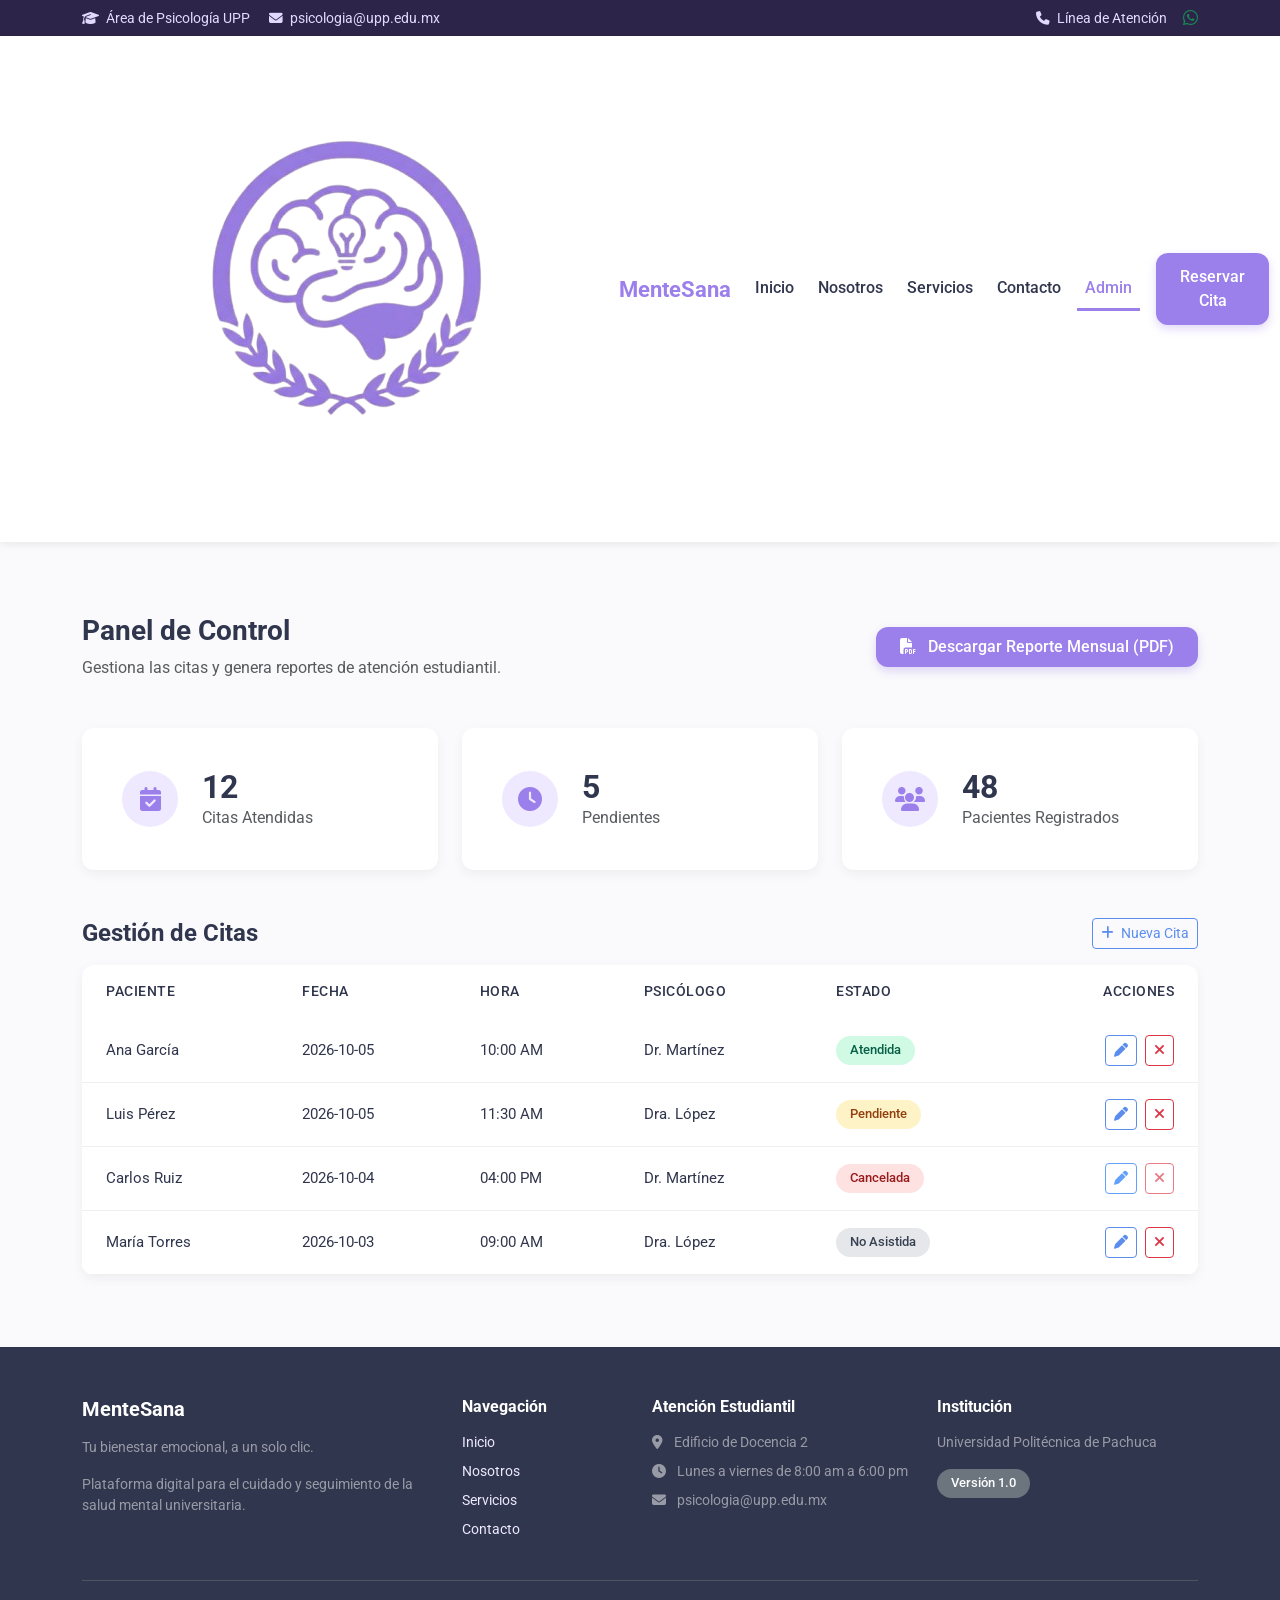
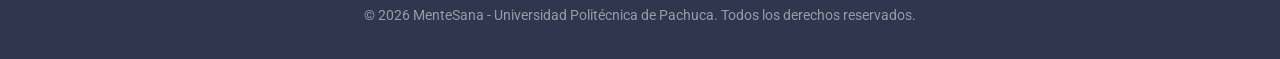
<file: admin.html>
<!DOCTYPE html>
<html lang="es">
<head>
    <meta charset="UTF-8">
    <meta name="viewport" content="width=device-width, initial-scale=1.0">
    <title>Panel Administrativo - MenteSana</title>

    <!-- Favicon de la App Web -->
    <link rel="icon" type="image/jpeg" href="img/logo-mentesana.jpeg">

    <!-- Bootstrap 5 CSS -->
    <link href="https://cdn.jsdelivr.net/npm/bootstrap@5.3.3/dist/css/bootstrap.min.css" rel="stylesheet">
    <!-- FontAwesome para Iconos -->
    <link rel="stylesheet" href="https://cdnjs.cloudflare.com/ajax/libs/font-awesome/6.5.1/css/all.min.css">
    <!-- Google Fonts (Roboto) -->
    <link href="https://fonts.googleapis.com/css2?family=Roboto:wght@300;400;500;700&display=swap" rel="stylesheet">
    
    <!-- Estilos Propios Globales -->
    <link rel="stylesheet" href="css/estilos.css">
    
    <!-- Estilos específicos del Panel Administrativo -->
    <link rel="stylesheet" href="css/admin.css">
</head>
<body class="d-flex flex-column min-vh-100">

    <!-- ================= TOP BAR  ================= -->
    <div class="top-bar py-2">
        <div class="container d-flex justify-content-between align-items-center flex-wrap gap-2">
            <div>
                <span class="me-3"><i class="fa-solid fa-graduation-cap me-1"></i> Área de Psicología UPP</span>
                <span><i class="fa-solid fa-envelope me-1"></i> psicologia@upp.edu.mx</span>
            </div>
            <div class="d-flex align-items-center gap-3">
                <a href="contacto.html"><i class="fa-solid fa-phone me-1"></i> Línea de Atención</a>
                <a href="https://wa.me/" target="_blank" class="text-success"><i class="fa-brands fa-whatsapp fa-lg"></i></a>
            </div>
        </div>
    </div>

    <!-- ================= NAVBAR  ================= -->
    <nav class="navbar navbar-expand-lg navbar-mentesana sticky-top">
        <div class="container">
            <a class="navbar-brand d-flex align-items-center gap-2" href="index.html">
                <img src="img/logo-mentesana.jpeg" alt="Logo MenteSana" class="logo-nav">
                <span>Mente<span style="color: var(--morado-principal);">Sana</span></span>
            </a>
            <button class="navbar-toggler border-0" type="button" data-bs-toggle="collapse" data-bs-target="#navbarNav">
                <span class="navbar-toggler-icon"></span>
            </button>
            <div class="collapse navbar-collapse" id="navbarNav">
                <ul class="navbar-nav ms-auto gap-2">
                    <li class="nav-item"><a class="nav-link" href="index.html">Inicio</a></li>
                    <li class="nav-item"><a class="nav-link" href="nosotros.html">Nosotros</a></li>
                    <li class="nav-item"><a class="nav-link" href="servicios.html">Servicios</a></li>
                    <li class="nav-item"><a class="nav-link" href="contacto.html">Contacto</a></li>
                    <li class="nav-item"><a class="nav-link active" href="admin.html">Admin</a></li>
                </ul>
                <a href="Formularios.html" class="btn btn-morado ms-lg-3 mt-2 mt-lg-0 px-4">Reservar Cita</a>
            </div>
        </div>
    </nav>

    <!-- ================= CONTENIDO PRINCIPAL ================= -->
    <main class="container my-5 py-4">
        
        <!-- Encabezado del Panel -->
        <div class="d-flex justify-content-between align-items-center mb-5 flex-wrap gap-3">
            <div>
                <h1 class="fw-bold mb-2" style="color: var(--texto-principal); font-size: 28px;">Panel de Control</h1>
                <p class="text-muted mb-0">Gestiona las citas y genera reportes de atención estudiantil.</p>
            </div>
            <!-- RF-007: Botón de Reporte PDF -->
            <button class="btn btn-morado px-4 py-2">
                <i class="fa-solid fa-file-pdf me-2"></i> Descargar Reporte Mensual (PDF)
            </button>
        </div>

        <!-- ================= RF-007: TARJETAS DE MÉTRICAS ================= -->
        <div class="row g-4 mb-5">
            <div class="col-md-4">
                <div class="card card-metrica h-100 p-4 border-0">
                    <div class="card-body d-flex align-items-center">
                        <div class="icono-metrica me-4">
                            <i class="fa-solid fa-calendar-check"></i>
                        </div>
                        <div>
                            <h3 class="h2 fw-bold mb-0" style="color: var(--texto-principal);">12</h3>
                            <p class="text-muted mb-0">Citas Atendidas</p>
                        </div>
                    </div>
                </div>
            </div>
            <div class="col-md-4">
                <div class="card card-metrica h-100 p-4 border-0">
                    <div class="card-body d-flex align-items-center">
                        <div class="icono-metrica me-4">
                            <i class="fa-solid fa-clock"></i>
                        </div>
                        <div>
                            <h3 class="h2 fw-bold mb-0" style="color: var(--texto-principal);">5</h3>
                            <p class="text-muted mb-0">Pendientes</p>
                        </div>
                    </div>
                </div>
            </div>
            <div class="col-md-4">
                <div class="card card-metrica h-100 p-4 border-0">
                    <div class="card-body d-flex align-items-center">
                        <div class="icono-metrica me-4">
                            <i class="fa-solid fa-users"></i>
                        </div>
                        <div>
                            <h3 class="h2 fw-bold mb-0" style="color: var(--texto-principal);">48</h3>
                            <p class="text-muted mb-0">Pacientes Registrados</p>
                        </div>
                    </div>
                </div>
            </div>
        </div>

        <!-- ================= RF-010: TABLA DE GESTIÓN DE CITAS ================= -->
        <div class="d-flex justify-content-between align-items-center mb-3">
            <h2 class="h4 fw-bold mb-0" style="color: var(--texto-principal);">Gestión de Citas</h2>
            <button class="btn btn-outline-primary btn-sm">
                <i class="fa-solid fa-plus me-1"></i> Nueva Cita
            </button>
        </div>

        <div class="card card-tabla p-0 border-0 overflow-hidden">
            <div class="table-responsive">
                <table class="table table-hover mb-0 align-middle">
                    <thead style="background-color: var(--lavanda);">
                        <tr>
                            <th scope="col" class="py-3 px-4">Paciente</th>
                            <th scope="col" class="py-3 px-4">Fecha</th>
                            <th scope="col" class="py-3 px-4">Hora</th>
                            <th scope="col" class="py-3 px-4">Psicólogo</th>
                            <th scope="col" class="py-3 px-4">Estado</th>
                            <th scope="col" class="py-3 px-4 text-end">Acciones</th>
                        </tr>
                    </thead>
                    <tbody>
                        <tr>
                            <td class="py-3 px-4">Ana García</td>
                            <td class="py-3 px-4">2026-10-05</td>
                            <td class="py-3 px-4">10:00 AM</td>
                            <td class="py-3 px-4">Dr. Martínez</td>
                            <td class="py-3 px-4"><span class="badge badge-atendida">Atendida</span></td>
                            <td class="py-3 px-4 text-end">
                                <button class="btn btn-sm btn-outline-primary me-1"><i class="fa-solid fa-pen"></i></button>
                                <button class="btn btn-sm btn-outline-danger"><i class="fa-solid fa-xmark"></i></button>
                            </td>
                        </tr>
                        <tr>
                            <td class="py-3 px-4">Luis Pérez</td>
                            <td class="py-3 px-4">2026-10-05</td>
                            <td class="py-3 px-4">11:30 AM</td>
                            <td class="py-3 px-4">Dra. López</td>
                            <td class="py-3 px-4"><span class="badge badge-pendiente">Pendiente</span></td>
                            <td class="py-3 px-4 text-end">
                                <button class="btn btn-sm btn-outline-primary me-1"><i class="fa-solid fa-pen"></i></button>
                                <button class="btn btn-sm btn-outline-danger"><i class="fa-solid fa-xmark"></i></button>
                            </td>
                        </tr>
                        <tr>
                            <td class="py-3 px-4">Carlos Ruiz</td>
                            <td class="py-3 px-4">2026-10-04</td>
                            <td class="py-3 px-4">04:00 PM</td>
                            <td class="py-3 px-4">Dr. Martínez</td>
                            <td class="py-3 px-4"><span class="badge badge-cancelada">Cancelada</span></td>
                            <td class="py-3 px-4 text-end">
                                <button class="btn btn-sm btn-outline-primary me-1" disabled><i class="fa-solid fa-pen"></i></button>
                                <button class="btn btn-sm btn-outline-danger" disabled><i class="fa-solid fa-xmark"></i></button>
                            </td>
                        </tr>
                        <tr>
                            <td class="py-3 px-4">María Torres</td>
                            <td class="py-3 px-4">2026-10-03</td>
                            <td class="py-3 px-4">09:00 AM</td>
                            <td class="py-3 px-4">Dra. López</td>
                            <td class="py-3 px-4"><span class="badge badge-no-asistida">No Asistida</span></td>
                            <td class="py-3 px-4 text-end">
                                <button class="btn btn-sm btn-outline-primary me-1"><i class="fa-solid fa-pen"></i></button>
                                <button class="btn btn-sm btn-outline-danger"><i class="fa-solid fa-xmark"></i></button>
                            </td>
                        </tr>
                    </tbody>
                </table>
            </div>
        </div>

    </main>

    <!-- ================= FOOTER  ================= -->
    <footer class="footer-mentesana mt-auto">
        <div class="container">
            <div class="row g-4 mb-4 text-start">
                <div class="col-lg-4 col-md-6">
                    <h5 class="fw-bold mb-3 text-white">MenteSana</h5>
                    <p class="small text-white-50">Tu bienestar emocional, a un solo clic.</p>
                    <p class="small text-white-50">Plataforma digital para el cuidado y seguimiento de la salud mental universitaria.</p>
                </div>
                <div class="col-lg-2 col-md-6">
                    <h6 class="fw-bold mb-3 text-white">Navegación</h6>
                    <ul class="list-unstyled small">
                        <li class="mb-2"><a href="index.html">Inicio</a></li>
                        <li class="mb-2"><a href="nosotros.html">Nosotros</a></li>
                        <li class="mb-2"><a href="servicios.html">Servicios</a></li>
                        <li class="mb-2"><a href="contacto.html">Contacto</a></li>
                    </ul>
                </div>
                <div class="col-lg-3 col-md-6">
                    <h6 class="fw-bold mb-3 text-white">Atención Estudiantil</h6>
                    <p class="small text-white-50 mb-2"><i class="fa-solid fa-location-dot me-2"></i> Edificio de Docencia 2</p>
                    <p class="small text-white-50 mb-2"><i class="fa-solid fa-clock me-2"></i> Lunes a viernes de 8:00 am a 6:00 pm</p>
                    <p class="small text-white-50"><i class="fa-solid fa-envelope me-2"></i> psicologia@upp.edu.mx</p>
                </div>
                <div class="col-lg-3 col-md-6">
                    <h6 class="fw-bold mb-3 text-white">Institución</h6>
                    <p class="small text-white-50">Universidad Politécnica de Pachuca</p>
                    <span class="badge bg-secondary">Versión 1.0</span>
                </div>
            </div>
            <hr class="border-secondary opacity-50">
            <div class="text-center py-2">
                <p class="mb-0 small text-white-50">&copy; 2026 MenteSana - Universidad Politécnica de Pachuca. Todos los derechos reservados.</p>
            </div>
        </div>
    </footer>

    <!-- Bootstrap 5 JS Bundle -->
    <script src="https://cdn.jsdelivr.net/npm/bootstrap@5.3.3/dist/js/bootstrap.bundle.min.js"></script>
</body>
</html>
</file>
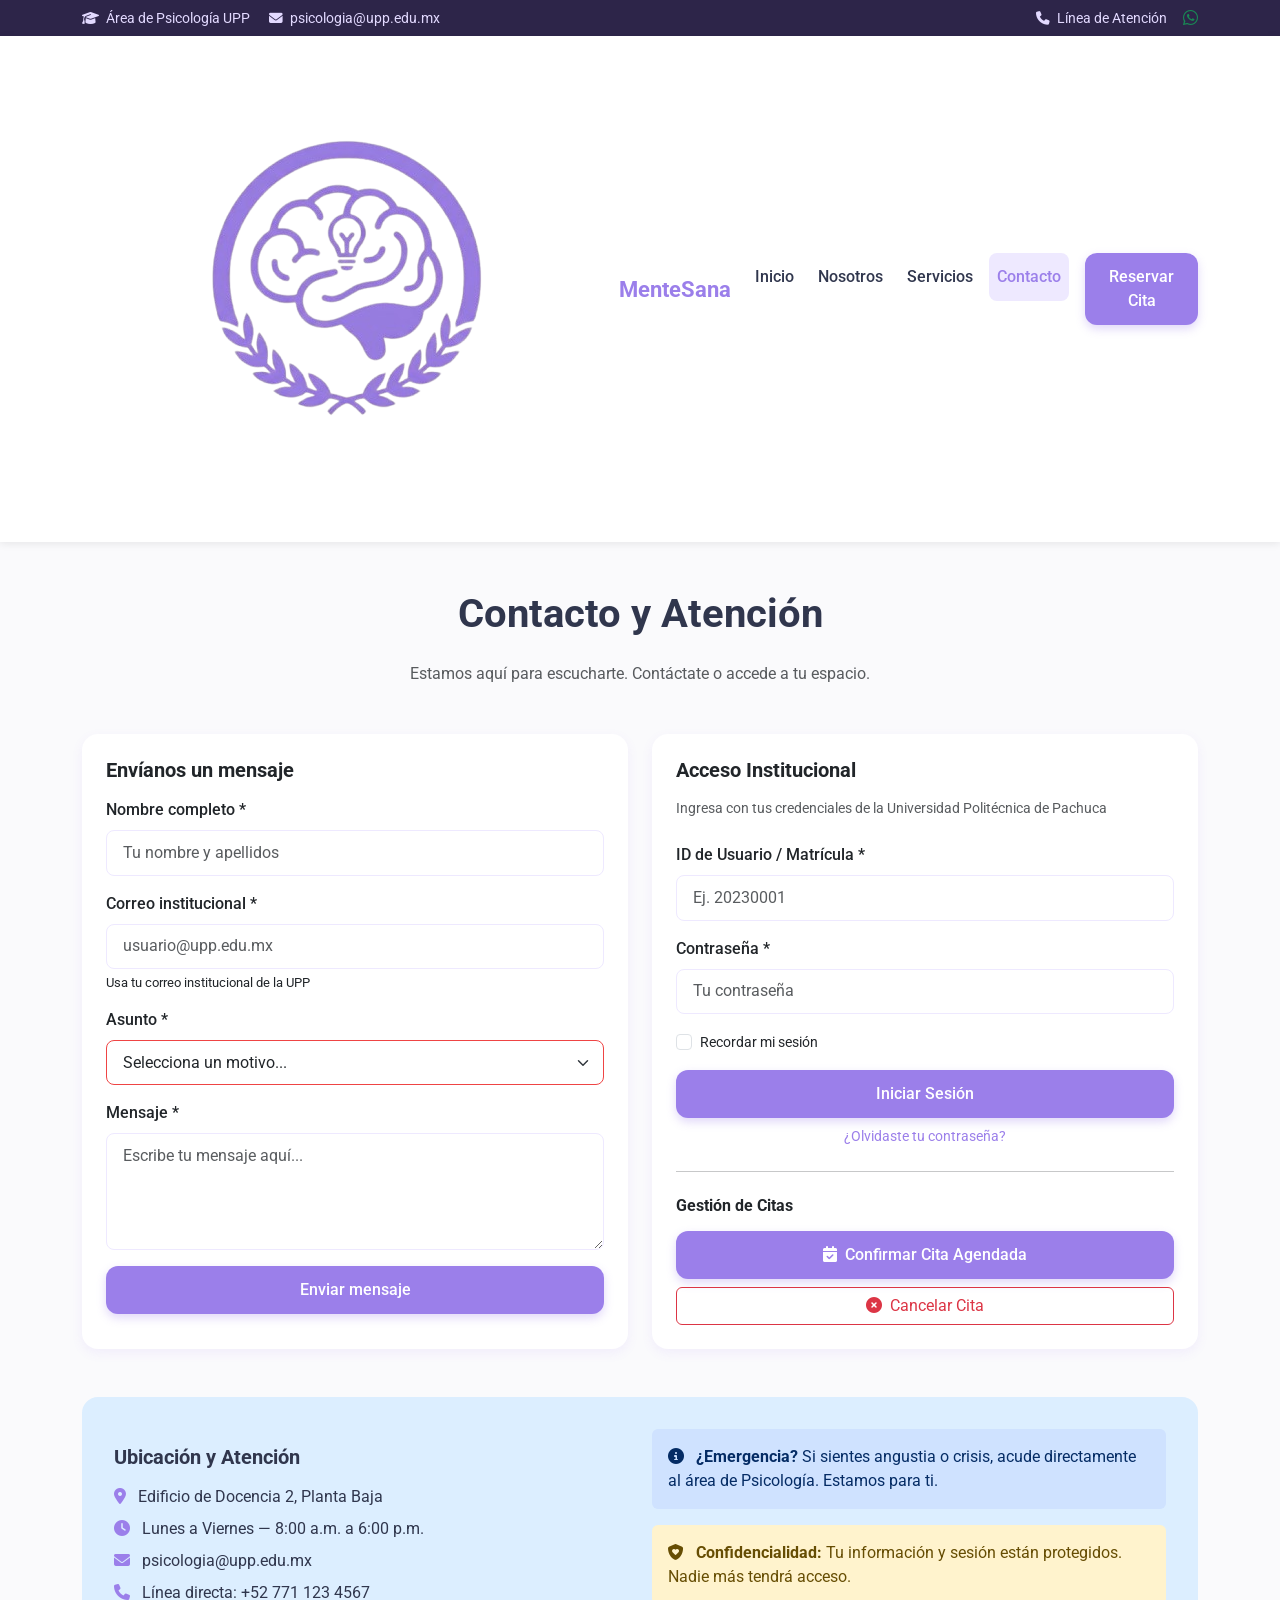
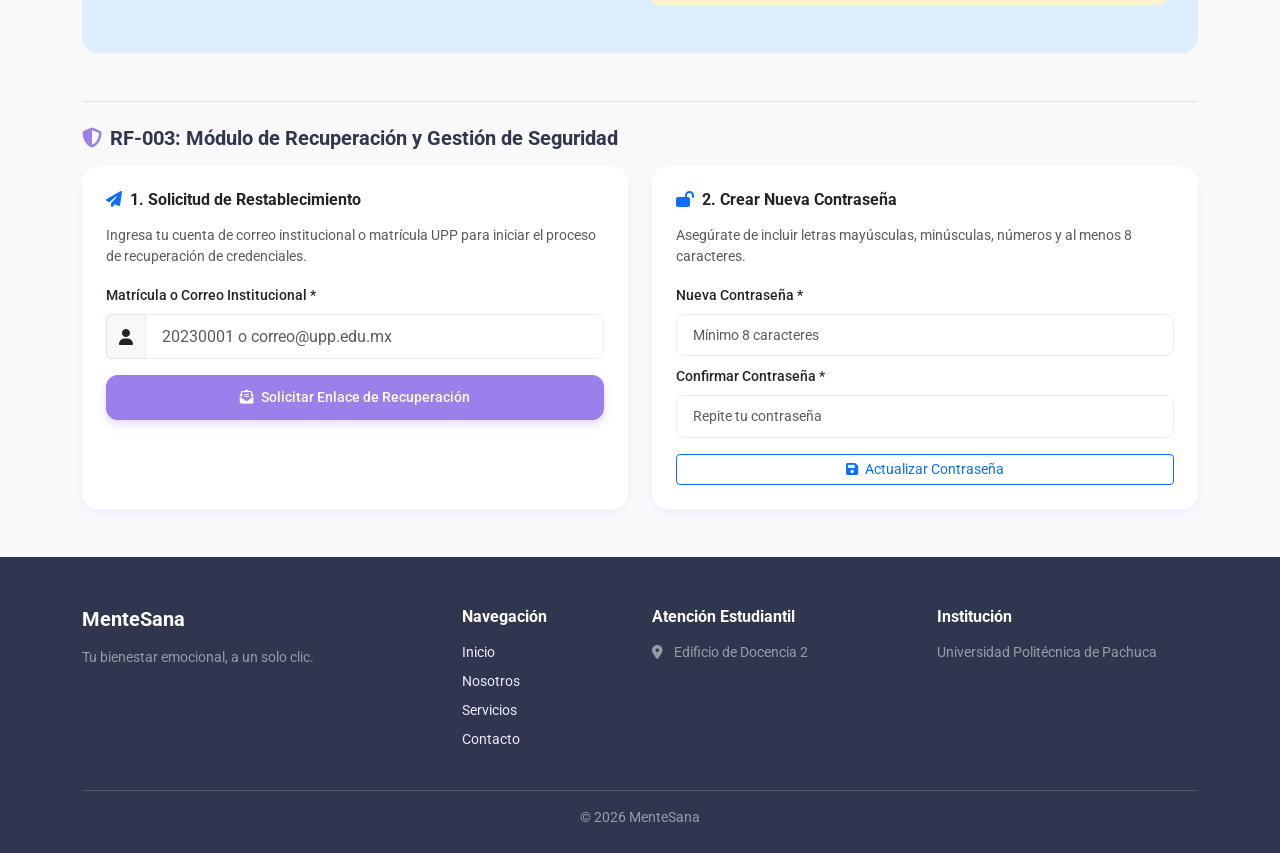
<file: contacto.html>
<!DOCTYPE html>
<html lang="es">
<head>
    <meta charset="UTF-8">
    <meta name="viewport" content="width=device-width, initial-scale=1.0">
    <title>Contacto - MenteSana</title>

    <!-- Librerías externas - NO MODIFICAR -->
    <link href="https://cdn.jsdelivr.net/npm/bootstrap@5.3.3/dist/css/bootstrap.min.css" rel="stylesheet">
    <link rel="stylesheet" href="https://cdnjs.cloudflare.com/ajax/libs/font-awesome/6.5.1/css/all.min.css">
    <link href="https://fonts.googleapis.com/css2?family=Roboto:wght@300;400;500;700&display=swap" rel="stylesheet">

    <!-- Estilos propios (guía de estilo MenteSana) -->
    <link rel="stylesheet" href="css/estilos.css">
</head>
<body class="d-flex flex-column min-vh-100">

    <!-- Barra superior con contactos -->
    <div class="top-bar py-2">
        <div class="container d-flex justify-content-between align-items-center flex-wrap gap-2">
            <div>
                <span class="me-3"><i class="fa-solid fa-graduation-cap me-1"></i> Área de Psicología UPP</span>
                <span><i class="fa-solid fa-envelope me-1"></i> psicologia@upp.edu.mx</span>
            </div>
            <div class="d-flex align-items-center gap-3">
                <a href="contacto.html"><i class="fa-solid fa-phone me-1"></i> Línea de Atención</a>
                <a href="https://wa.me/" target="_blank" class="text-success"><i class="fa-brands fa-whatsapp fa-lg"></i></a>
            </div>
        </div>
    </div>

    <!-- Barra de navegación con menú móvil (Offcanvas Bootstrap 5) -->
    <nav class="navbar navbar-expand-lg navbar-mentesana sticky-top">
        <div class="container">
            <!-- Logo y nombre del sitio -->
            <a class="navbar-brand d-flex align-items-center gap-2" href="index.html">
                <img src="img/logo-mentesana.jpeg" alt="Logo MenteSana" class="logo-nav">
                <span>Mente<span style="color: var(--morado-principal);">Sana</span></span>
            </a>

            <!-- Botón hamburguesa - SOLO APARECE EN MÓVIL (< 992px) -->
            <button class="navbar-toggler border-0" type="button" 
                    data-bs-toggle="offcanvas" 
                    data-bs-target="#menuNavegacion" 
                    aria-controls="menuNavegacion">
                <span class="navbar-toggler-icon"></span>
            </button>

            <!-- Menú lateral deslizable (se abre desde la derecha) -->
            <div class="offcanvas offcanvas-end" tabindex="-1" id="menuNavegacion">
                <div class="offcanvas-header border-bottom">
                    <h5 class="offcanvas-title fw-bold">Mente<span style="color: var(--morado-principal);">Sana</span></h5>
                    <button type="button" class="btn-close" data-bs-dismiss="offcanvas"></button>
                </div>
                <div class="offcanvas-body">
                    <!-- Enlaces de navegación -->
                    <ul class="navbar-nav ms-auto gap-2">
                        <li class="nav-item"><a class="nav-link" href="index.html">Inicio</a></li>
                        <li class="nav-item"><a class="nav-link" href="nosotros.html">Nosotros</a></li>
                        <li class="nav-item"><a class="nav-link" href="servicios.html">Servicios</a></li>
                        <li class="nav-item"><a class="nav-link active" href="contacto.html">Contacto</a></li>
                    </ul>
                    <!-- Botón Reservar Cita - versión móvil -->
                    <div class="mt-3 d-lg-none">
                        <a href="contacto.html" class="btn btn-morado w-100">Reservar Cita</a>
                    </div>
                    <!-- Botón Reservar Cita - versión escritorio -->
                    <div class="d-none d-lg-block mt-0 ms-lg-3">
                        <a href="contacto.html" class="btn btn-morado px-4">Reservar Cita</a>
                    </div>
                </div>
            </div>
        </div>
    </nav>

    <!--  TAREA 2: Maquetación Contacto + Sesión + Modales -->
    <main class="container my-5">
        <h1 class="fw-bold text-center mb-4">Contacto y Atención</h1>
        <p class="text-muted text-center mb-5">Estamos aquí para escucharte. Contáctate o accede a tu espacio.</p>

        <!-- RF-001: SECCIÓN 1 — Formulario de Contacto -->
        <div class="row g-4 mb-5">
            <div class="col-lg-6">
                <div class="card card-servicio h-100 p-4">
                    <h3 class="h5 fw-bold mb-3">Envíanos un mensaje</h3>
                    <form id="formContacto">
                        <div class="mb-3">
                            <label for="nombreCompleto" class="form-label fw-medium">Nombre completo *</label>
                            <input type="text" class="form-control" id="nombreCompleto" name="nombreCompleto" 
                                   required placeholder="Tu nombre y apellidos">
                        </div>
                        <div class="mb-3">
                            <label for="correoUPP" class="form-label fw-medium">Correo institucional *</label>
                            <input type="email" class="form-control" id="correoUPP" name="correoUPP" 
                                   required placeholder="usuario@upp.edu.mx" pattern="[a-z0-9._%+-]+@upp\.edu\.mx$">
                            <div class="form-text">Usa tu correo institucional de la UPP</div>
                        </div>
                        <div class="mb-3">
                            <label for="asunto" class="form-label fw-medium">Asunto *</label>
                            <select class="form-select" id="asunto" name="asunto" required>
                                <option value="">Selecciona un motivo...</option>
                                <option>Consulta sobre citas</option>
                                <option>Orientación psicológica</option>
                                <option>Reporte o sugerencia</option>
                                <option>Otro</option>
                            </select>
                        </div>
                        <div class="mb-3">
                            <label for="mensaje" class="form-label fw-medium">Mensaje *</label>
                            <textarea class="form-control" id="mensaje" name="mensaje" rows="4" 
                                      required placeholder="Escribe tu mensaje aquí..."></textarea>
                        </div>
                        <button type="submit" class="btn btn-morado w-100">Enviar mensaje</button>
                    </form>
                </div>
            </div>

            <!-- RF-001: SECCIÓN 2 — Inicio de Sesión Institucional -->
            <div class="col-lg-6">
                <div class="card card-servicio h-100 p-4">
                    <h3 class="h5 fw-bold mb-3">Acceso Institucional</h3>
                    <p class="text-muted small mb-4">Ingresa con tus credenciales de la Universidad Politécnica de Pachuca</p>
                    
                    <form id="formLogin">
                        <div class="mb-3">
                            <label for="usuarioID" class="form-label fw-medium">ID de Usuario / Matrícula *</label>
                            <input type="text" class="form-control" id="usuarioID" name="usuarioID" 
                                   required placeholder="Ej. 20230001">
                        </div>
                        <div class="mb-3">
                            <label for="contrasena" class="form-label fw-medium">Contraseña *</label>
                            <input type="password" class="form-control" id="contrasena" name="contrasena" 
                                   required placeholder="Tu contraseña">
                        </div>
                        <div class="mb-3 form-check">
                            <input type="checkbox" class="form-check-input" id="recordarSesion">
                            <label class="form-check-label small" for="recordarSesion">Recordar mi sesión</label>
                        </div>
                        <button type="submit" class="btn btn-morado w-100 mb-2">Iniciar Sesión</button>
                        <!-- RF-003: Enlace para abrir el modal de recuperación de contraseña -->
                        <a href="#modalRecuperarContrasena" data-bs-toggle="modal" class="d-block text-center small text-decoration-none" style="color: var(--morado-principal);">¿Olvidaste tu contraseña?</a>
                    </form>

                    <hr class="my-4">

                    <!-- RF-004: ACCIONES DE CITA → Botones que abren Modales -->
                    <h4 class="h6 fw-bold mb-3">Gestión de Citas</h4>
                    <div class="d-grid gap-2">
                        <button type="button" class="btn btn-morado" data-bs-toggle="modal" data-bs-target="#modalConfirmarCita">
                            <i class="fa-solid fa-calendar-check me-2"></i>Confirmar Cita Agendada
                        </button>
                        <button type="button" class="btn btn-outline-danger" data-bs-toggle="modal" data-bs-target="#modalCancelarCita">
                            <i class="fa-solid fa-circle-xmark me-2"></i>Cancelar Cita
                        </button>
                    </div>
                </div>
            </div>
        </div>

        <!-- SECCIÓN: Ubicación y Datos de Contacto -->
        <div class="uni-banner mb-5">
            <div class="row g-4 align-items-center">
                <div class="col-md-6">
                    <h3 class="h5 fw-bold mb-3">Ubicación y Atención</h3>
                    <ul class="list-unstyled mb-0">
                        <li class="mb-2"><i class="fa-solid fa-location-dot me-2" style="color: var(--morado-principal);"></i> Edificio de Docencia 2, Planta Baja</li>
                        <li class="mb-2"><i class="fa-solid fa-clock me-2" style="color: var(--morado-principal);"></i> Lunes a Viernes — 8:00 a.m. a 6:00 p.m.</li>
                        <li class="mb-2"><i class="fa-solid fa-envelope me-2" style="color: var(--morado-principal);"></i> psicologia@upp.edu.mx</li>
                        <li><i class="fa-solid fa-phone me-2" style="color: var(--morado-principal);"></i> Línea directa: +52 771 123 4567</li>
                    </ul>
                </div>
                <div class="col-md-6">
                    <!-- Alerta Informativa de Bootstrap -->
                    <div class="alert alert-primary border-0" role="alert">
                        <i class="fa-solid fa-info-circle me-2"></i>
                        <strong>¿Emergencia?</strong> Si sientes angustia o crisis, acude directamente al área de Psicología. Estamos para ti.
                    </div>
                    <div class="alert alert-warning border-0" role="alert">
                        <i class="fa-solid fa-shield-heart me-2"></i>
                        <strong>Confidencialidad:</strong> Tu información y sesión están protegidos. Nadie más tendrá acceso.
                    </div>
                </div>
            </div>
        </div>

        <!-- ================================================== -->
        <!-- RF-004: MODALES DE CONFIRMACIÓN Y CANCELACIÓN -->
        <!-- ================================================== -->

        <!-- Modal 1 — Confirmar Cita -->
        <div class="modal fade" id="modalConfirmarCita" tabindex="-1" aria-labelledby="modalConfirmarCitaTitulo" aria-hidden="true">
            <div class="modal-dialog modal-dialog-centered">
                <div class="modal-content">
                    <div class="modal-header" style="background-color: var(--lavanda);">
                        <h5 class="modal-title fw-bold" id="modalConfirmarCitaTitulo">
                            <i class="fa-solid fa-calendar-check me-2" style="color: var(--morado-principal);"></i>Confirmar Cita
                        </h5>
                        <button type="button" class="btn-close" data-bs-dismiss="modal" aria-label="Cerrar"></button>
                    </div>
                    <div class="modal-body">
                        <p class="mb-3">Verifica los datos de tu cita antes de confirmar:</p>
                        <ul class="list-group list-group-flush mb-3">
                            <li class="list-group-item d-flex justify-content-between">
                                <span>Fecha:</span>
                                <strong>DD/MM/AAAA</strong>
                            </li>
                            <li class="list-group-item d-flex justify-content-between">
                                <span>Hora:</span>
                                <strong>HH:MM</strong>
                            </li>
                            <li class="list-group-item d-flex justify-content-between">
                                <span>Modalidad:</span>
                                <strong>Presencial / Virtual</strong>
                            </li>
                            <li class="list-group-item d-flex justify-content-between">
                                <span>Orientador:</span>
                                <strong>Por asignar</strong>
                            </li>
                        </ul>
                        <div class="form-check mb-2">
                            <input type="checkbox" class="form-check-input" id="confirmoAsistencia" required>
                            <label class="form-check-label small" for="confirmoAsistencia">
                                Confirmo que asistiré en la fecha y hora indicadas *
                            </label>
                        </div>
                        <p class="small text-muted mb-0"> Recuerda: Puedes modificar tu cita con al menos 24 horas de anticipación.</p>
                    </div>
                    <div class="modal-footer">
                        <button type="button" class="btn btn-secondary" data-bs-dismiss="modal">Cerrar</button>
                        <button type="button" class="btn btn-morado">Confirmar Cita</button>
                    </div>
                </div>
            </div>
        </div>

        <!-- Modal 2 — Cancelar Cita -->
        <div class="modal fade" id="modalCancelarCita" tabindex="-1" aria-labelledby="modalCancelarCitaTitulo" aria-hidden="true">
            <div class="modal-dialog modal-dialog-centered">
                <div class="modal-content border-danger">
                    <div class="modal-header bg-danger text-white">
                        <h5 class="modal-title fw-bold" id="modalCancelarCitaTitulo">
                            <i class="fa-solid fa-triangle-exclamation me-2"></i>Cancelar Cita
                        </h5>
                        <button type="button" class="btn-close btn-close-white" data-bs-dismiss="modal" aria-label="Cerrar"></button>
                    </div>
                    <div class="modal-body">
                        <p class="mb-3">¿Estás seguro de que deseas cancelar tu cita programada?</p>
                        
                        <div class="alert alert-light border mb-3" role="alert">
                            <strong> Consecuencias:</strong>
                            <ul class="mb-0 mt-1 small">
                                <li>El espacio quedará disponible para otra persona</li>
                                <li>Podrás agendar una nueva cita después</li>
                                <li>Si cancelas con menos de 24h, se registrará como ausencia</li>
                            </ul>
                        </div>

                        <div class="mb-3">
                            <label for="motivoCancelacion" class="form-label fw-medium">Motivo de cancelación *</label>
                            <select class="form-select" id="motivoCancelacion" required>
                                <option value="">Selecciona un motivo...</option>
                                <option>Conflicto de horario académico</option>
                                <option>Imprevisto personal</option>
                                <option>Me recuperé y no requiero la sesión</option>
                                <option>Problemas de salud</option>
                                <option>Otro</option>
                            </select>
                        </div>

                        <div class="form-check mb-2">
                            <input type="checkbox" class="form-check-input" id="entiendoCancelacion" required>
                            <label class="form-check-label small text-danger" for="entiendoCancelacion">
                                Comprendo que esta acción cancela mi cita y no se puede deshacer *
                            </label>
                        </div>
                    </div>
                    <div class="modal-footer">
                        <button type="button" class="btn btn-secondary" data-bs-dismiss="modal">Mantener Cita</button>
                        <button type="button" class="btn btn-danger">Sí, Cancelar Cita</button>
                    </div>
                </div>
            </div>
        </div>

        <!-- Modal 3 — RF-003: Recuperación de Contraseña -->
        <div class="modal fade" id="modalRecuperarContrasena" tabindex="-1" aria-labelledby="modalRecuperarTitulo" aria-hidden="true">
            <div class="modal-dialog modal-dialog-centered">
                <div class="modal-content">
                    <div class="modal-header" style="background-color: var(--lavanda);">
                        <h5 class="modal-title fw-bold" id="modalRecuperarTitulo">
                            <i class="fa-solid fa-key me-2" style="color: var(--morado-principal);"></i>Recuperar Contraseña
                        </h5>
                        <button type="button" class="btn-close" data-bs-dismiss="modal" aria-label="Cerrar"></button>
                    </div>
                    <div class="modal-body">
                        <p class="small text-muted mb-3">Ingresa tu correo institucional registrado para enviarte un código de verificación y restablecer tu clave de acceso.</p>
                        <form id="formRecuperarModal">
                            <div class="mb-3">
                                <label for="correoRecuperarModal" class="form-label fw-medium">Correo institucional *</label>
                                <input type="email" class="form-control" id="correoRecuperarModal" 
                                       required placeholder="ejemplo@upp.edu.mx" pattern="[a-z0-9._%+-]+@upp\.edu\.mx$">
                            </div>
                            <div class="alert alert-info small border-0 mb-0" role="alert">
                                <i class="fa-solid fa-circle-info me-1"></i> Se enviará una liga de restablecimiento válida por 15 minutos.
                            </div>
                        </form>
                    </div>
                    <div class="modal-footer">
                        <button type="button" class="btn btn-secondary" data-bs-dismiss="modal">Cancelar</button>
                        <button type="button" class="btn btn-morado" id="btnEnviarEnlaceModal">Enviar Enlace</button>
                    </div>
                </div>
            </div>
        </div>
        <!-- Fin Modales RF-004 y RF-003 -->

        <!-- ================================================== -->
        <!-- RF-003 — MÓDULO INTEGRADO DE GESTIÓN Y RECUPERACIÓN DE CONTRASEÑA -->
        <!-- ================================================== -->
        <div class="mt-5 pt-4 border-top">
            <div class="d-flex align-items-center gap-2 mb-3">
                <i class="fa-solid fa-shield-halved fa-lg" style="color: var(--morado-principal);"></i>
                <h4 class="h5 fw-bold mb-0">RF-003: Módulo de Recuperación y Gestión de Seguridad</h4>
            </div>
            
            <div class="row g-4">
                <!-- Tarjeta 1: Solicitud de restablecimiento -->
                <div class="col-md-6">
                    <div class="card card-servicio p-4 h-100">
                        <h5 class="h6 fw-bold mb-3"><i class="fa-solid fa-paper-plane me-2 text-primary"></i>1. Solicitud de Restablecimiento</h5>
                        <p class="text-muted small mb-3">Ingresa tu cuenta de correo institucional o matrícula UPP para iniciar el proceso de recuperación de credenciales.</p>
                        
                        <form id="formRF03Solicitud">
                            <div class="mb-3">
                                <label for="recuperacionIdentificador" class="form-label fw-medium small">Matrícula o Correo Institucional *</label>
                                <div class="input-group">
                                    <span class="input-group-text"><i class="fa-solid fa-user"></i></span>
                                    <input type="text" class="form-control" id="recuperacionIdentificador" 
                                           required placeholder="20230001 o correo@upp.edu.mx">
                                </div>
                            </div>
                            <button type="submit" class="btn btn-morado w-100 btn-sm">
                                <i class="fa-solid fa-envelope-open-text me-1"></i> Solicitar Enlace de Recuperación
                            </button>
                        </form>
                        
                        <div id="alertaRF03Envio" class="alert alert-success mt-3 mb-0 small d-none" role="alert">
                            <i class="fa-solid fa-circle-check me-1"></i> Se ha enviado un enlace con el token de verificación a tu correo institucional.
                        </div>
                    </div>
                </div>

                <!-- Tarjeta 2: Formulario de Nueva Contraseña (Simulación con Token) -->
                <div class="col-md-6">
                    <div class="card card-servicio p-4 h-100">
                        <h5 class="h6 fw-bold mb-3"><i class="fa-solid fa-lock-open me-2 text-primary"></i>2. Crear Nueva Contraseña</h5>
                        <p class="text-muted small mb-3">Asegúrate de incluir letras mayúsculas, minúsculas, números y al menos 8 caracteres.</p>
                        
                        <form id="formRF03Cambio">
                            <div class="mb-2">
                                <label for="nuevaContrasena" class="form-label fw-medium small">Nueva Contraseña *</label>
                                <input type="password" class="form-control form-control-sm" id="nuevaContrasena" 
                                       required minlength="8" placeholder="Mínimo 8 caracteres">
                            </div>
                            <div class="mb-3">
                                <label for="confirmarNuevaContrasena" class="form-label fw-medium small">Confirmar Contraseña *</label>
                                <input type="password" class="form-control form-control-sm" id="confirmarNuevaContrasena" 
                                       required minlength="8" placeholder="Repite tu contraseña">
                            </div>
                            <button type="submit" class="btn btn-outline-primary w-100 btn-sm">
                                <i class="fa-solid fa-floppy-disk me-1"></i> Actualizar Contraseña
                            </button>
                        </form>
                        
                        <div id="alertaRF03Exito" class="alert alert-success mt-3 mb-0 small d-none" role="alert">
                            <i class="fa-solid fa-check-double me-1"></i> Contraseña actualizada correctamente. Ya puedes iniciar sesión.
                        </div>
                    </div>
                </div>
            </div>
        </div>

        <!-- Script interactivo básico para las acciones del RF-003 -->
        <script>
            document.addEventListener("DOMContentLoaded", function () {
                // Manejo de envío en modal de recuperación
                const btnModal = document.getElementById("btnEnviarEnlaceModal");
                if (btnModal) {
                    btnModal.addEventListener("click", function () {
                        const correo = document.getElementById("correoRecuperarModal").value;
                        if (correo && correo.includes("@upp.edu.mx")) {
                            alert("Se ha enviado un enlace de recuperación al correo: " + correo);
                            const modalElement = document.getElementById('modalRecuperarContrasena');
                            const modal = bootstrap.Modal.getInstance(modalElement);
                            modal.hide();
                        } else {
                            alert("Por favor, ingresa un correo institucional válido (@upp.edu.mx).");
                        }
                    });
                }

                // Manejo de Solicitud de Enlace RF-03
                const formSolicitud = document.getElementById("formRF03Solicitud");
                if (formSolicitud) {
                    formSolicitud.addEventListener("submit", function (e) {
                        e.preventDefault();
                        document.getElementById("alertaRF03Envio").classList.remove("d-none");
                    });
                }

                // Manejo de Actualización de Contraseña RF-03
                const formCambio = document.getElementById("formRF03Cambio");
                if (formCambio) {
                    formCambio.addEventListener("submit", function (e) {
                        e.preventDefault();
                        const pass1 = document.getElementById("nuevaContrasena").value;
                        const pass2 = document.getElementById("confirmarNuevaContrasena").value;
                        if (pass1 !== pass2) {
                            alert("Las contraseñas no coinciden. Por favor verifícalas.");
                            return;
                        }
                        document.getElementById("alertaRF03Exito").classList.remove("d-none");
                    });
                }
            });
        </script>
    </main>
    <!-- ================================================== -->

    <!-- Pie de página - igual en todas las páginas -->
    <footer class="footer-mentesana mt-auto">
        <div class="container">
            <div class="row g-4 mb-4 text-start">
                <div class="col-lg-4 col-md-6">
                    <h5 class="fw-bold mb-3 text-white">MenteSana</h5>
                    <p class="small text-white-50">Tu bienestar emocional, a un solo clic.</p>
                </div>
                <div class="col-lg-2 col-md-6">
                    <h6 class="fw-bold mb-3 text-white">Navegación</h6>
                    <ul class="list-unstyled small">
                        <li class="mb-2"><a href="index.html">Inicio</a></li>
                        <li class="mb-2"><a href="nosotros.html">Nosotros</a></li>
                        <li class="mb-2"><a href="servicios.html">Servicios</a></li>
                        <li class="mb-2"><a href="contacto.html">Contacto</a></li>
                    </ul>
                </div>
                <div class="col-lg-3 col-md-6">
                    <h6 class="fw-bold mb-3 text-white">Atención Estudiantil</h6>
                    <p class="small text-white-50 mb-2"><i class="fa-solid fa-location-dot me-2"></i> Edificio de Docencia 2</p>
                </div>
                <div class="col-lg-3 col-md-6">
                    <h6 class="fw-bold mb-3 text-white">Institución</h6>
                    <p class="small text-white-50">Universidad Politécnica de Pachuca</p>
                </div>
            </div>
            <hr class="border-secondary opacity-50">
            <p class="text-center mb-0 small text-white-50">&copy; 2026 MenteSana</p>
        </div>
    </footer>

    <!-- Scripts de Bootstrap - NO MODIFICAR -->
    <script src="https://cdn.jsdelivr.net/npm/bootstrap@5.3.3/dist/js/bootstrap.bundle.min.js"></script>
</body>
</html>
</file>
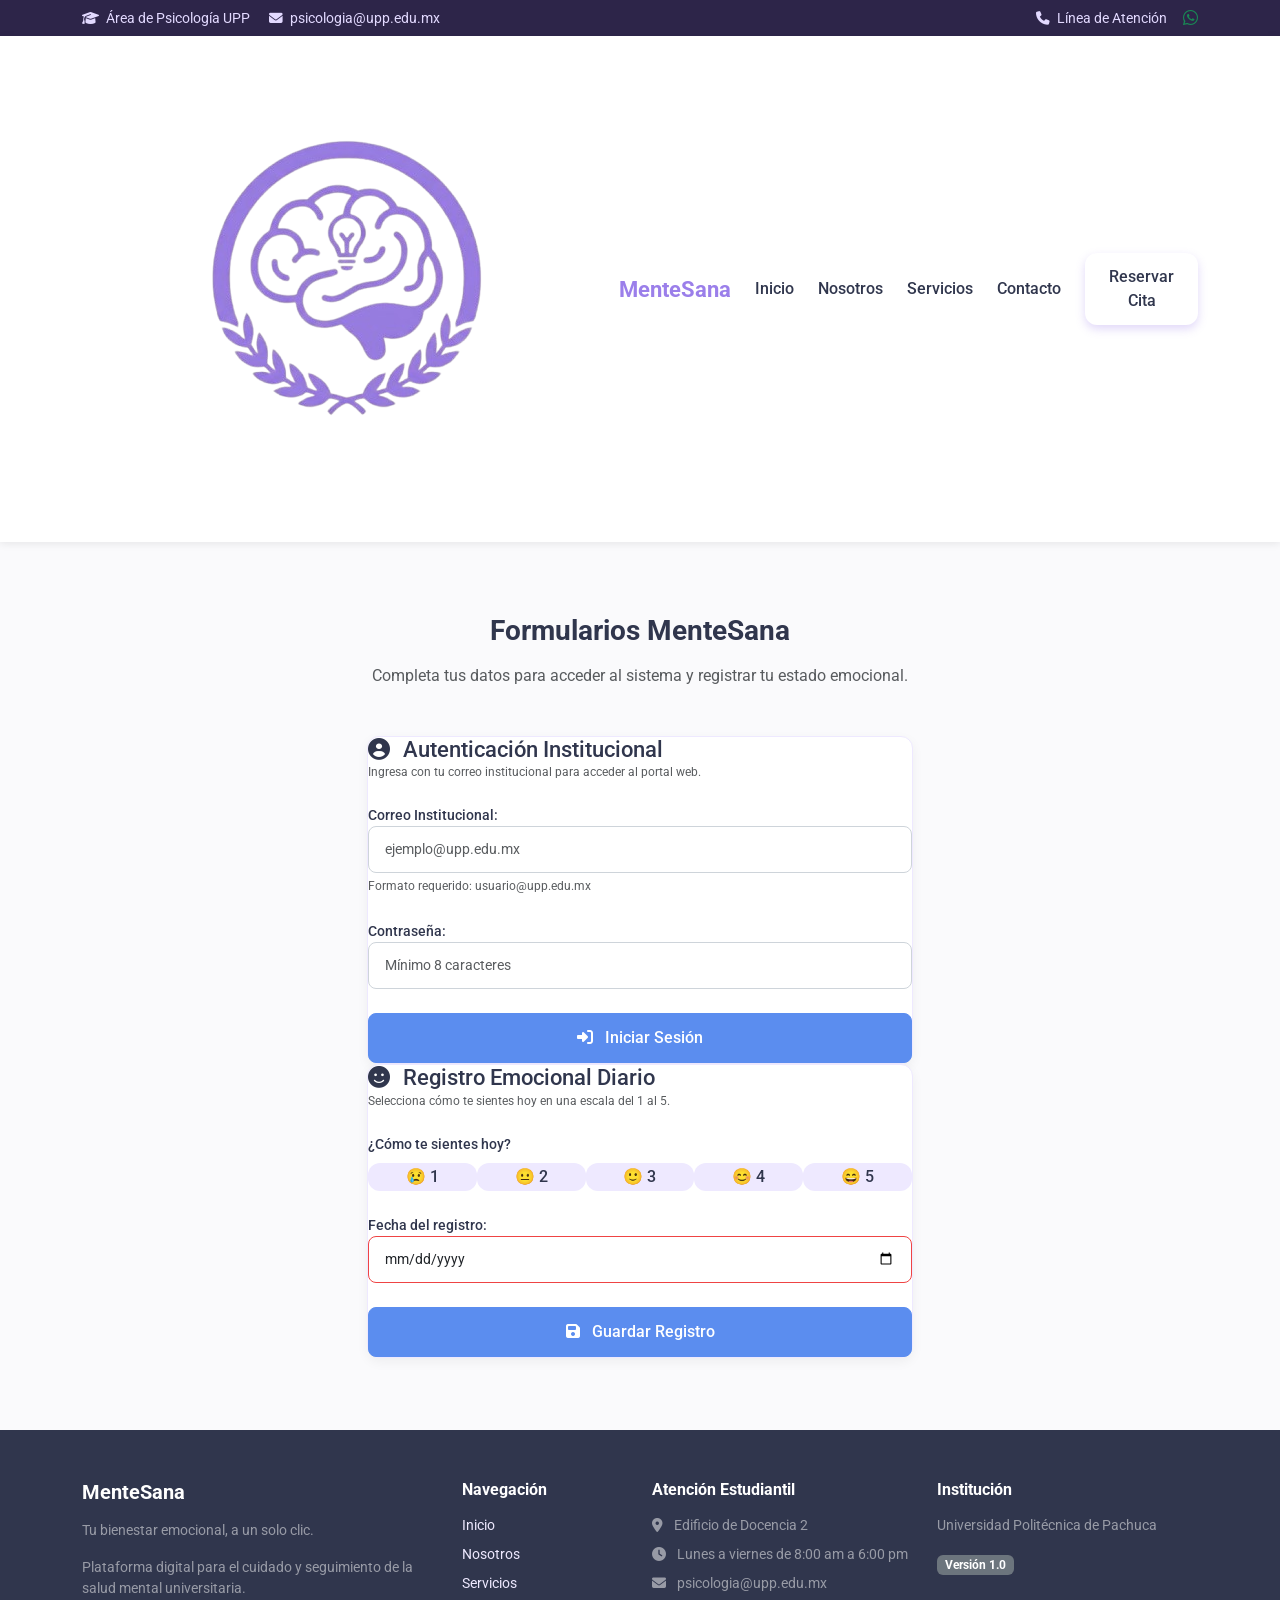
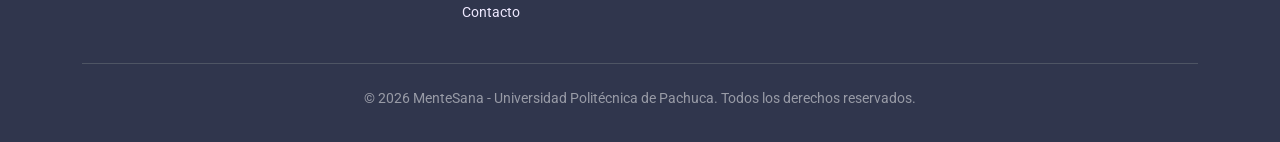
<file: Formularios.html>
<!DOCTYPE html>
<html lang="es">
<head>
    <meta charset="UTF-8">
    <meta name="viewport" content="width=device-width, initial-scale=1.0">
    <title>Formularios - MenteSana</title>

    <!-- Favicon de la App Web -->
    <link rel="icon" type="image/jpeg" href="img/logo-mentesana.jpeg">

    <!-- Bootstrap 5 CSS -->
    <link href="https://cdn.jsdelivr.net/npm/bootstrap@5.3.3/dist/css/bootstrap.min.css" rel="stylesheet">
    <!-- FontAwesome para Iconos (igual que el index) -->
    <link rel="stylesheet" href="https://cdnjs.cloudflare.com/ajax/libs/font-awesome/6.5.1/css/all.min.css">
    <!-- Google Fonts (Roboto) -->
    <link href="https://fonts.googleapis.com/css2?family=Roboto:wght@300;400;500;700&display=swap" rel="stylesheet">
    
    <!-- Estilos Propios Globales -->
    <link rel="stylesheet" href="css/estilos.css">
    
    <!-- Estilos específicos de Formularios -->
    <link rel="stylesheet" href="css/formularios.css">
</head>
<body class="d-flex flex-column min-vh-100">

    <!-- ================= TOP BAR ================= -->
    <div class="top-bar py-2">
        <div class="container d-flex justify-content-between align-items-center flex-wrap gap-2">
            <div>
                <span class="me-3"><i class="fa-solid fa-graduation-cap me-1"></i> Área de Psicología UPP</span>
                <span><i class="fa-solid fa-envelope me-1"></i> psicologia@upp.edu.mx</span>
            </div>
            <div class="d-flex align-items-center gap-3">
                <a href="contacto.html"><i class="fa-solid fa-phone me-1"></i> Línea de Atención</a>
                <a href="https://wa.me/" target="_blank" class="text-success"><i class="fa-brands fa-whatsapp fa-lg"></i></a>
            </div>
        </div>
    </div>

    <!-- ================= NAVBAR  ================= -->
    <nav class="navbar navbar-expand-lg navbar-mentesana sticky-top">
        <div class="container">
            <a class="navbar-brand d-flex align-items-center gap-2" href="index.html">
                <img src="img/logo-mentesana.jpeg" alt="Logo MenteSana" class="logo-nav">
                <span>Mente<span style="color: var(--morado-principal);">Sana</span></span>
            </a>
            <button class="navbar-toggler border-0" type="button" data-bs-toggle="collapse" data-bs-target="#navbarNav">
                <span class="navbar-toggler-icon"></span>
            </button>
            <div class="collapse navbar-collapse" id="navbarNav">
                <ul class="navbar-nav ms-auto gap-2">
                    <li class="nav-item"><a class="nav-link" href="index.html">Inicio</a></li>
                    <li class="nav-item"><a class="nav-link" href="nosotros.html">Nosotros</a></li>
                    <li class="nav-item"><a class="nav-link" href="servicios.html">Servicios</a></li>
                    <li class="nav-item"><a class="nav-link" href="contacto.html">Contacto</a></li>
                </ul>
                <a href="Formularios.html" class="btn btn-morado ms-lg-3 mt-2 mt-lg-0 px-4 active">Reservar Cita</a>
            </div>
        </div>
    </nav>

    <!-- ================= CONTENIDO PRINCIPAL ================= -->
    <main class="container my-5 py-4">
        
        <div class="text-center mb-5">
            <h1 class="fw-bold mb-3" style="color: var(--texto-principal); font-size: 28px;">Formularios MenteSana</h1>
            <p class="text-muted">Completa tus datos para acceder al sistema y registrar tu estado emocional.</p>
        </div>

        <div class="row justify-content-center">
            <div class="col-md-8 col-lg-6">

                <!-- ================= RF-001: AUTENTICACIÓN INSTITUCIONAL ================= -->
                <div class="card-formulario">
                    <h2><i class="fa-solid fa-user-circle me-2"></i> Autenticación Institucional </h2>
                    <p class="text-muted cuerpo-pequeno mb-4">Ingresa con tu correo institucional para acceder al portal web.</p>

                    <form action="" method="post">
                        <!-- Campo de correo institucional -->
                        <div class="mb-4">
                            <label for="correoInstitucional">Correo Institucional:</label>
                            <input 
                                type="email" 
                                class="form-control" 
                                id="correoInstitucional" 
                                name="correoInstitucional" 
                                placeholder="ejemplo@upp.edu.mx" 
                                pattern=".+@upp\.edu\.mx" 
                                title="Debe ser un correo institucional terminado en @upp.edu.mx"
                                required>
                            <small class="text-muted cuerpo-pequeno">Formato requerido: usuario@upp.edu.mx</small>
                        </div>

                        <!-- Campo de contraseña -->
                        <div class="mb-4">
                            <label for="password">Contraseña:</label>
                            <input 
                                type="password" 
                                class="form-control" 
                                id="password" 
                                name="password" 
                                minlength="8" 
                                placeholder="Mínimo 8 caracteres" 
                                required>
                        </div>

                        <!-- Botón de envío -->
                        <button type="submit" class="btn btn-primary-mentesana">
                            <i class="fa-solid fa-sign-in-alt me-2"></i> Iniciar Sesión
                        </button>
                    </form>
                </div>

                <!-- ================= RF-005: REGISTRO EMOCIONAL DIARIO ================= -->
                <div class="card-formulario" id="registro-emocional">
                    <h2><i class="fa-solid fa-face-smile me-2"></i> Registro Emocional Diario </h2>
                    <p class="text-muted cuerpo-pequeno mb-4">Selecciona cómo te sientes hoy en una escala del 1 al 5.</p>

                    <form action="" method="post">
                        <!-- Escala emocional del 1 al 5 -->
                        <div class="mb-4">
                            <label class="d-block mb-2">¿Cómo te sientes hoy?</label>
                            <div class="escala-emocional">
                                <input type="radio" id="estado1" name="estadoEmocional" value="1" required>
                                <label for="estado1">😢 1</label>

                                <input type="radio" id="estado2" name="estadoEmocional" value="2">
                                <label for="estado2">😐 2</label>

                                <input type="radio" id="estado3" name="estadoEmocional" value="3">
                                <label for="estado3">🙂 3</label>

                                <input type="radio" id="estado4" name="estadoEmocional" value="4">
                                <label for="estado4">😊 4</label>

                                <input type="radio" id="estado5" name="estadoEmocional" value="5">
                                <label for="estado5">😄 5</label>
                            </div>
                        </div>

                        <!-- Campo de fecha -->
                        <div class="mb-4">
                            <label for="fechaRegistro">Fecha del registro:</label>
                            <input 
                                type="date" 
                                class="form-control" 
                                id="fechaRegistro" 
                                name="fechaRegistro" 
                                required>
                        </div>

                        <!-- Botón de envío -->
                        <button type="submit" class="btn btn-primary-mentesana">
                            <i class="fa-solid fa-save me-2"></i> Guardar Registro
                        </button>
                    </form>
                </div>

            </div>
        </div>
    </main>

    <!-- ================= FOOTER  ================= -->
    <footer class="footer-mentesana mt-auto">
        <div class="container">
            <div class="row g-4 mb-4 text-start">
                <!-- Columna 1: Nombre y Eslogan -->
                <div class="col-lg-4 col-md-6">
                    <h5 class="fw-bold mb-3 text-white">MenteSana</h5>
                    <p class="small text-white-50">Tu bienestar emocional, a un solo clic.</p>
                    <p class="small text-white-50">Plataforma digital para el cuidado y seguimiento de la salud mental universitaria.</p>
                </div>
                <!-- Columna 2: Navegación -->
                <div class="col-lg-2 col-md-6">
                    <h6 class="fw-bold mb-3 text-white">Navegación</h6>
                    <ul class="list-unstyled small">
                        <li class="mb-2"><a href="index.html">Inicio</a></li>
                        <li class="mb-2"><a href="nosotros.html">Nosotros</a></li>
                        <li class="mb-2"><a href="servicios.html">Servicios</a></li>
                        <li class="mb-2"><a href="contacto.html">Contacto</a></li>
                    </ul>
                </div>
                <!-- Columna 3: Atención y Emergencias -->
                <div class="col-lg-3 col-md-6">
                    <h6 class="fw-bold mb-3 text-white">Atención Estudiantil</h6>
                    <p class="small text-white-50 mb-2"><i class="fa-solid fa-location-dot me-2"></i> Edificio de Docencia 2</p>
                    <p class="small text-white-50 mb-2"><i class="fa-solid fa-clock me-2"></i> Lunes a viernes de 8:00 am a 6:00 pm</p>
                    <p class="small text-white-50"><i class="fa-solid fa-envelope me-2"></i> psicologia@upp.edu.mx</p>
                </div>
                <!-- Columna 4: Institucional -->
                <div class="col-lg-3 col-md-6">
                    <h6 class="fw-bold mb-3 text-white">Institución</h6>
                    <p class="small text-white-50">Universidad Politécnica de Pachuca</p>
                    <span class="badge bg-secondary">Versión 1.0</span>
                </div>
            </div>
            <hr class="border-secondary opacity-50">
            <div class="text-center py-2">
                <p class="mb-0 small text-white-50">&copy; 2026 MenteSana - Universidad Politécnica de Pachuca. Todos los derechos reservados.</p>
            </div>
        </div>
    </footer>

    <!-- Bootstrap 5 JS Bundle -->
    <script src="https://cdn.jsdelivr.net/npm/bootstrap@5.3.3/dist/js/bootstrap.bundle.min.js"></script>
</body>
</html>
</file>
<file: css/estilos.css>
/* ==========================================================================
   MenteSana - Guía de Estilo Oficial (Material Design 3 Adaptado)
   ========================================================================== */

:root {
    /* Paleta Oficial */
    --morado-principal: #9B7FEA;
    --azul-principal: #5B8DEF;
    --azul-claro: #DCEEFF;
    --lavanda: #EEE9FF;
    --blanco: #FFFFFF;
    --texto-principal: #30364D;
    
    /* Variables secundarias */
    --morado-hover: #8563E3;
    --topbar-bg: #2D2549;
    --topbar-text: #E2D9FF;
    --bg-general: #FAFAFC;
}

/* Base Body y Tipografía */
body {
    font-family: 'Roboto', sans-serif;
    color: var(--texto-principal);
    background-color: var(--bg-general);
}

/* --------------------------------------------------------------------------
   1. Top Bar Superior (Contactos / Info Rápida)
   -------------------------------------------------------------------------- */
.top-bar {
    background-color: var(--topbar-bg);
    color: var(--topbar-text);
    font-size: 0.85rem;
}

.top-bar a {
    color: var(--topbar-text);
    text-decoration: none;
    transition: color 0.2s ease;
}

.top-bar a:hover {
    color: var(--blanco);
}

/* --------------------------------------------------------------------------
   2. Navbar Principal
   -------------------------------------------------------------------------- */
.navbar-mentesana {
    background-color: var(--blanco);
    box-shadow: 0px 2px 8px rgba(0, 0, 0, 0.08);
    padding-top: 0.75rem;
    padding-bottom: 0.75rem;
}

.navbar-mentesana .navbar-brand {
    color: var(--morado-principal);
    font-weight: 700;
    font-size: 1.4rem;
}

.navbar-mentesana .nav-link {
    color: var(--texto-principal);
    font-weight: 500;
    padding: 0.5rem 1rem;
    transition: all 0.2s ease;
}

.navbar-mentesana .nav-link:hover,
.navbar-mentesana .nav-link.active {
    color: var(--morado-principal);
    border-bottom: 3px solid var(--morado-principal);
}

/* Placeholder para el Logo */
.logo-placeholder {
    width: 42px;
    height: 42px;
    border-radius: 50%;
    border: 2px dashed var(--morado-principal);
    background-color: var(--lavanda);
    display: flex;
    align-items: center;
    justify-content: center;
}

/* --------------------------------------------------------------------------
   3. Hero / Banner Principal
   -------------------------------------------------------------------------- */
.hero-section {
    position: relative;
    /* Fondo con degradado sobrio en lugar de la imagen */
    background: linear-gradient(135deg, var(--morado-principal), var(--azul-principal));
    color: var(--blanco);
    padding: 100px 0;
}

.hero-section h1 {
    font-size: 2.8rem;
    font-weight: 700;
}

.hero-section p {
    font-size: 1.25rem;
    font-weight: 400;
}

/* Placeholder para la imagen principal del Hero */
.hero-img-placeholder {
    width: 100%;
    max-width: 500px;
    height: 250px;
    margin: 0 auto;
    border: 2px dashed rgba(255, 255, 255, 0.6);
    border-radius: 16px;
    background-color: rgba(255, 255, 255, 0.1);
    display: flex;
    align-items: center;
    justify-content: center;
    color: var(--blanco);
}

/* --------------------------------------------------------------------------
   4. Botones (Material Design 3)
   -------------------------------------------------------------------------- */
.btn-morado {
    background-color: var(--morado-principal);
    color: var(--blanco);
    border-radius: 12px;
    font-weight: 500;
    border: none;
    padding: 12px 28px;
    box-shadow: 0 4px 10px rgba(155, 127, 234, 0.3);
    transition: all 0.3s ease;
}

.btn-morado:hover {
    background-color: var(--morado-hover);
    color: var(--blanco);
    transform: translateY(-2px);
    box-shadow: 0 6px 14px rgba(155, 127, 234, 0.4);
}

.btn-outline-lavanda {
    background-color: rgba(255, 255, 255, 0.2);
    color: var(--blanco);
    border: 2px solid var(--blanco);
    border-radius: 12px;
    font-weight: 500;
    padding: 10px 26px;
    backdrop-filter: blur(4px);
    transition: all 0.3s ease;
}

.btn-outline-lavanda:hover {
    background-color: var(--blanco);
    color: var(--morado-principal);
    transform: translateY(-2px);
}

/* --------------------------------------------------------------------------
   5. Tarjetas y Módulos
   -------------------------------------------------------------------------- */
.card-servicio {
    background-color: var(--blanco);
    border: 1px solid var(--lavanda);
    border-radius: 16px;
    transition: all 0.3s ease;
    box-shadow: 0 2px 8px rgba(0,0,0,0.04);
}

.card-servicio:hover {
    transform: translateY(-5px);
    box-shadow: 0 8px 20px rgba(155, 127, 234, 0.18);
    border-color: var(--morado-principal);
}

.icon-container {
    width: 70px;
    height: 70px;
    background-color: var(--lavanda);
    color: var(--morado-principal);
    border-radius: 50%;
    display: flex;
    align-items: center;
    justify-content: center;
    margin: 0 auto 1.25rem;
    font-size: 1.8rem;
}

.uni-banner {
    background-color: var(--lavanda);
    border-radius: 20px;
    padding: 40px;
}

/* --------------------------------------------------------------------------
   6. Footer (Pie de Página)
   -------------------------------------------------------------------------- */
.footer-mentesana {
    background-color: var(--texto-principal);
    color: var(--blanco);
    padding-top: 50px;
    padding-bottom: 25px;
}

.footer-mentesana a {
    color: var(--lavanda);
    text-decoration: none;
    transition: color 0.2s ease;
}

.footer-mentesana a:hover {
    color: var(--blanco);
}
/* AJUSTES RESPONSIVOS Y MENÚ OFFCANVAS*/

/* Evitar desbordamiento horizontal en toda la página */
html, body {
    overflow-x: hidden;
}

/* Estilos del cajón lateral - coincidiendo con la guía de estilo */
.offcanvas {
    --bs-offcanvas-bg: var(--blanco);
    --bs-offcanvas-border-color: var(--lavanda);
}

.offcanvas-header {
    background-color: var(--azul-claro);
}

.offcanvas-body .nav-link {
    font-size: 1rem;
    padding: 0.75rem 1rem;
    border-radius: 8px;
    margin-bottom: 0.25rem;
}

.offcanvas-body .nav-link:hover,
.offcanvas-body .nav-link.active {
    background-color: var(--lavanda);
    border-bottom: none;
}

/* Ajustes para pantallas pequeñas (< 768px) */
@media (max-width: 768px) {
    .container {
        padding-left: 16px;
        padding-right: 16px;
    }
}

/* TAREA 2 — ESTILOS: Contacto, Formularios y Modales */

/* Tarjetas de formulario — misma guía de estilo */
.card-servicio {
    border: none;
    border-radius: 1rem;
    box-shadow: 0 4px 12px rgba(139, 92, 246, 0.08);
    transition: transform 0.3s ease, box-shadow 0.3s ease;
}

.card-servicio:hover {
    transform: translateY(-4px);
    box-shadow: 0 8px 20px rgba(139, 92, 246, 0.12);
}

/* Campos de formulario — coherencia visual */
.form-control, .form-select {
    border-radius: 0.5rem;
    border-color: var(--lavanda);
    padding: 0.6rem 1rem;
}

.form-control:focus, .form-select:focus {
    border-color: var(--morado-principal);
    box-shadow: 0 0 0 0.25rem rgba(139, 92, 246, 0.25);
}

/* Etiquetas y textos */
.form-label {
    color: var(--texto-oscuro);
}

.form-text {
    font-size: 0.8rem;
    color: var(--gris-texto);
}

/* Sección de ubicación */
.uni-banner {
    background-color: var(--azul-claro);
    border-radius: 1rem;
    padding: 2rem;
}

/* Modales — alineación con paleta */
.modal-header {
    border-bottom: 2px solid var(--lavanda);
}

.modal-footer {
    border-top: 2px solid var(--lavanda);
}

/* Validación visual HTML5 */
.form-control:required:valid,
.form-select:required:valid {
    border-color: #10b981;
    background-image: url("data:image/svg+xml,%3csvg xmlns='http://www.w3.org/2000/svg' viewBox='0 0 8 8'%3e%3cpath fill='%2310b981' d='M2.3 6.73L.6 4.53l-.8.8 2.45 2.45L7.2 2l-.8-.8-4.1 4.1z'/%3e%3c/svg%3e");
    background-repeat: no-repeat;
    background-position: right 0.75rem center;
    background-size: 1rem 1rem;
}

.form-control:invalid:not(:placeholder-shown),
.form-select:invalid:not(:placeholder-shown) {
    border-color: #ef4444;
}
</file>
<file: css/admin.css>
/* ==========================================================================
   MenteSana - Estilos específicos del Panel Administrativo 
   ========================================================================== */

/* Tarjetas de Métricas (RF-007) */
.card-metrica {
    background-color: var(--blanco);
    border-radius: 12px;
    box-shadow: 0 4px 12px rgba(0, 0, 0, 0.05);
    transition: transform 0.2s ease;
}

.card-metrica:hover {
    transform: translateY(-2px);
    box-shadow: 0 6px 16px rgba(155, 127, 234, 0.15);
}

.icono-metrica {
    width: 56px;
    height: 56px;
    background-color: var(--lavanda);
    color: var(--morado-principal);
    border-radius: 50%;
    display: flex;
    align-items: center;
    justify-content: center;
    font-size: 1.5rem;
    flex-shrink: 0;
}

/* Tabla de Gestión (RF-010) */
.card-tabla {
    background-color: var(--blanco);
    border-radius: 12px;
    box-shadow: 0 4px 12px rgba(0, 0, 0, 0.05);
}

.table thead th {
    font-weight: 500;
    color: var(--texto-principal);
    border-bottom: none;
    font-size: 0.9rem;
    text-transform: uppercase;
    letter-spacing: 0.5px;
}

.table tbody td {
    color: var(--texto-principal);
    font-size: 0.95rem;
    border-bottom: 1px solid #f0f0f0;
}

.table tbody tr:hover {
    background-color: var(--bg-general);
}

/* Badges de Estado (RF-010) */
.badge {
    font-weight: 500;
    padding: 8px 14px;
    border-radius: 20px;
    font-size: 0.8rem;
}

.badge-atendida {
    background-color: #D1FAE5; /* Verde pastel */
    color: #065F46;
}

.badge-pendiente {
    background-color: #FEF3C7; /* Amarillo pastel */
    color: #92400E;
}

.badge-cancelada {
    background-color: #FEE2E2; /* Rojo pastel */
    color: #991B1B;
}

.badge-no-asistida {
    background-color: #E5E7EB; /* Gris pastel */
    color: #374151;
}

/* Botón outline primary personalizado */
.btn-outline-primary {
    color: var(--azul-principal);
    border-color: var(--azul-principal);
}

.btn-outline-primary:hover {
    background-color: var(--azul-principal);
    color: var(--blanco);
}
</file>
<file: css/formularios.css>
/* ==========================================================================
   MenteSana - Estilos específicos de Formularios
   ========================================================================== */

/* Tarjetas de formulario */
.card-formulario {
    background-color: var(--blanco);
    border-radius: 12px;
    box-shadow: 0 4px 12px rgba(0, 0, 0, 0.05);
    padding: var(--space-32);
    margin-bottom: var(--space-32);
    border: 1px solid var(--lavanda);
}

.card-formulario h2 {
    font-size: 22px;
    font-weight: 500;
    color: var(--texto-principal);
    margin-bottom: var(--space-24);
}

.card-formulario label {
    font-weight: 500;
    font-size: 14px;
    margin-bottom: var(--space-8);
    display: block;
}

/* Campos de formulario */
.form-control {
    border-radius: 8px;
    padding: 12px 16px;
    font-size: 14px;
    border: 1px solid #ced4da;
}

.form-control:focus {
    border-color: var(--azul-principal);
    box-shadow: 0 0 0 0.25rem rgba(91, 141, 239, 0.25);
}

/* Botones de formulario */
.btn-primary-mentesana {
    background-color: var(--azul-principal);
    border-color: var(--azul-principal);
    color: var(--blanco);
    font-weight: 500;
    padding: 12px 24px;
    border-radius: 8px;
    width: 100%;
    transition: all 0.2s ease;
}

.btn-primary-mentesana:hover {
    background-color: #4a7bd4;
    border-color: #4a7bd4;
    color: var(--blanco);
}

/* Escala emocional (RF-005) */
.escala-emocional {
    display: flex;
    justify-content: space-between;
    gap: var(--space-8);
    margin-top: var(--space-16);
}

.escala-emocional input[type="radio"] {
    display: none;
}

.escala-emocional label {
    flex: 1;
    text-align: center;
    padding: var(--space-16) var(--space-8);
    background-color: var(--lavanda);
    border-radius: 12px;
    cursor: pointer;
    font-weight: 500;
    font-size: 16px;
    transition: all 0.2s;
    border: 2px solid transparent;
}

.escala-emocional label:hover {
    background-color: var(--azul-claro);
}

.escala-emocional input[type="radio"]:checked + label {
    background-color: var(--azul-principal);
    color: var(--blanco);
    border-color: var(--azul-principal);
}

/* Texto pequeño */
.cuerpo-pequeno {
    font-size: 12px;
    font-weight: 400;
}
</file>
